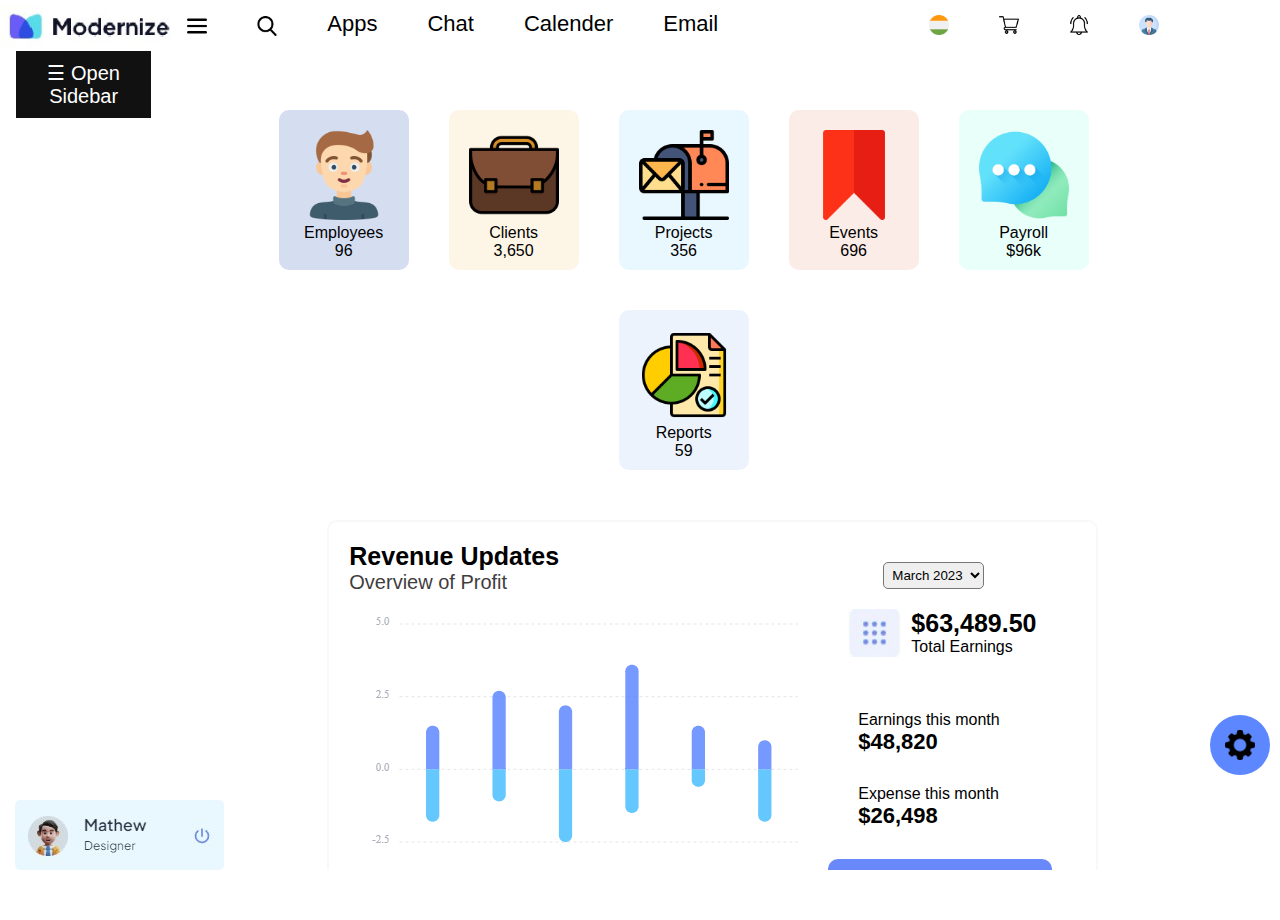
<file: Modernize/index.html>
<!DOCTYPE html>
<html lang="en">

<head>
    <meta charset="UTF-8">
    <meta name="viewport" content="width=device-width, initial-scale=1.0">
    <title>Modernize</title>
    <link rel="stylesheet" href="style.css">
    
</head>

<body>
    <div class="container">
        <div class="left_section">
            <!-- Code for collapsed sidebar -->
            <div id="mySidebar" class="sidebar">
                <a href="javascript:void(0)" class="closebtn" onclick="closeNav()">
                <img id="close" src="images/close.png" alt=""></a>
                <img id="logo" src="images/logo.jpg" alt="">
                <div id="left_navbar" class="left_navbar">
                    <div class="home padding">
                        <p>HOME</p>
                        <div class="heading">
                            <img src="images/tire.png" alt="">
                            <h4>Modern</h4>
                        </div>
                        <div class="heading">
                            <img src="images/shopping-cart.png" alt="">
                            <h4>eCommerce</h4>
                        </div>
                    </div>
                    <div class="apps padding">
                        <p>APPS</p>
                        <div class="heading">
                            <img src="images/box.png" alt="">
                            <h4>Contacts</h4>
                        </div>
                        <div class="heading ">
                            <img src="images/tire.png" alt="">
                            <h4>Blog</h4>
                        </div>
                        <div class="heading ">
                            <img src="images/boat.png" alt="">
                            <h4>Ecommerce</h4>
                        </div>
                        <div class="heading ">
                            <img src="images/comment.png" alt="">
                            <h4>Chats</h4>
                        </div>
                        <div class="heading ">
                            <img src="images/notes.png" alt="">
                            <h4>Notes</h4>
                        </div>
                        <div class="heading ">
                            <img src="images/calendar.png" alt="">
                            <h4>Calendar</h4>
                        </div>
                        <div class="heading ">
                            <img src="images/email.png" alt="">
                            <h4>Email</h4>
                        </div>
                        <div class="heading ">
                            <img src="images/ticket.png" alt="">
                            <h4>Ticket</h4>
                        </div>
                    </div>
                    <div class="pages padding">
                        <p>PAGES</p>
                        <div class="heading">
                            <img src="images/diagram.png" alt="">
                            <h4>Treeview</h4>
                        </div>
                        <div class="heading">
                            <img src="images/dollar.png" alt="">
                            <h4>Pricing</h4>
                        </div>
                        <div class="heading">
                            <img src="images/user.png" alt="">
                            <h4>Account Setting</h4>
                        </div>
                        <div class="heading">
                            <img src="images/faq.png" alt="">
                            <h4>FAQ</h4>
                        </div>
                        <div class="heading">
                            <img src="images/telephone.png" alt="">
                            <h4>Landlinepage</h4>
                        </div>
                        <div class="heading">
                            <img src="images/widget.png" alt="">
                            <h4>Widgets</h4>
                        </div>
                    </div>
                    <div class="forms padding">
                        <p>FORMS</p>
                        <div class="heading">
                            <img src="images/formelements.png" alt="">
                            <h4>Form Elements</h4>
                        </div>
                        <div class="heading">
                            <img src="images/form.png" alt="">
                            <h4>Form Layout</h4>
                        </div>
                        <div class="heading">
                            <img src="images/formhorizontal.jpg" alt="">
                            <h4>Form Horizontal</h4>
                        </div>
                        <div class="heading">
                            <img src="images/formvertical.jpg" alt="">
                            <h4>Form Vertical</h4>
                        </div>
                        <div class="heading">
                            <img src="images/formcustom.jpg" alt="">
                            <h4>Form Custom</h4>
                        </div>
                        <div class="heading">
                            <img src="images/formwizard.jpg" alt="">
                            <h4>Form Wizard</h4>
                        </div>
                        <div class="heading">
                            <img src="images/formvalidation.jpg" alt="">
                            <h4>Form Validation</h4>
                        </div>
                        <div class="heading">
                            <img src="images/quill.jpg" alt="">
                            <h4>Quill Editor</h4>
                        </div>
                    </div>
                    <div class="tables padding">
                        <p>TABLES</p>
                        <div class="heading">
                            <img src="images/basic.jpg" alt="">
                            <h4>Basic</h4>
                        </div>
                        <div class="heading">
                            <img src="images/collaps.jpg" alt="">
                            <h4>Collapsible</h4>
                        </div>
                        <div class="heading">
                            <img src="images/enhanced.jpg" alt="">
                            <h4>Enhanced</h4>
                        </div>
                        <div class="heading">
                            <img src="images/fixed.jpg" alt="">
                            <h4>Fixed Header</h4>
                        </div>
                        <div class="heading">
                            <img src="images/pagination.jpg" alt="">
                            <h4>Pagination</h4>
                        </div>
                        <div class="heading">
                            <img src="images/search1.jpg" alt="">
                            <h4>Search</h4>
                        </div>
                    </div>
                    <div class="ui padding">
                        <p>UI</p>
                        <div class="heading">
                            <img src="images/ui.jpg" alt="">
                            <h4>Ui Components</h4>
                        </div>
                    </div>
                    <div class="charts padding">
                        <p>CHARTS</p>
                        <div class="heading">
                            <img src="images/line.jpg" alt="">
                            <h4>Line</h4>
                        </div>
                        <div class="heading">
                            <img src="images/gradient.jpg" alt="">
                            <h4>Gradient</h4>
                        </div>
                        <div class="heading">
                            <img src="images/area.jpg" alt="">
                            <h4>Area</h4>
                        </div>
                        <div class="heading">
                            <img src="images/candle.jpg" alt="">
                            <h4>Candlestick</h4>
                        </div>
                        <div class="heading">
                            <img src="images/column.jpg" alt="">
                            <h4>Column</h4>
                        </div>
                        <div class="heading">
                            <img src="images/pie.jpg" alt="">
                            <h4>Doughntnut & Pie</h4>
                        </div>
                        <div class="heading">
                            <img src="images/radar.jpg" alt="">
                            <h4>RadialBar & Radar</h4>
                        </div>
                    </div>
                    <div class="auth padding">
                        <p>AUTH</p>
                        <div class="heading">
                            <img src="images/login.jpg" alt="">
                            <h4>Login</h4>
                        </div>
                        <div class="heading">
                            <img src="images/register.jpg" alt="">
                            <h4>Register</h4>
                        </div>
                        <div class="heading">
                            <img src="images/forgo.jpg" alt="">
                            <h4>Forgot Password</h4>
                        </div>
                        <div class="heading">
                            <img src="images/twosteps.jpg" alt="">
                            <h4>Two Steps</h4>
                        </div>
                        <div class="heading">
                            <img src="images/error.jpg" alt="">
                            <h4>Error</h4>
                        </div>
                        <div class="heading">
                            <img src="images/maintenance.jpg" alt="">
                            <h4>Maintenance</h4>
                        </div>
                    </div>
                    <div class="other padding">
                        <p>OTHER</p>
                        <div class="heading">
                            <img src="images/menu level.jpg" alt="">
                            <h4>Menu Level</h4>
                        </div>
                        <div class="heading">
                            <img src="images/disabled.jpg" alt="">
                            <h4 class="disabled">Disabled</h4>
                        </div>
                        <div class="heading">
                            <img src="images/subcaption.jpg" alt="">
                            <h4>SubCaption</h4>
                        </div>
                        <div class="heading">
                            <img src="images/chip.jpg" alt="">
                            <h4>Chip</h4>
                        </div>
                        <div class="heading">
                            <img src="images/outlined.jpg" alt="">
                            <h4>Outlined</h4>
                        </div>
                        <div class="heading">
                            <img src="images/external.jpg" alt="">
                            <h4>External Link</h4>
                        </div>
                    </div>
                </div>
                <div class="left_navbar_footer">
                    <img id="left_navbar_footer_img" src="images/left navbar footer.jpg" alt="">
                </div>
            </div>
            <div id="main">
                <button class="openbtn" onclick="openNav()">☰ Open Sidebar</button>
            </div>
        </div>
        <div class="right_section">
            <div class="right_navbar">
                <div id="left">
                    <img src="images/menu.png" alt="">
                    <img src="images/search.png" alt="">
                    <a href="/">Apps</a>
                    <a href="/">Chat</a>
                    <a href="/">Calender</a>
                    <a href="/">Email</a>
                </div>
                <div id="right">
                    <img class="height" src="images/india.png" alt="">
                    <img class="height" src="images/shopping-cart.png" alt="">
                    <img class="height" src="images/notification.png" alt="">
                    <img class="height" src="images/profile.png" alt="">
                </div>
            </div>
            <div class="right_top_cards">
                <div id="employees" class="employees card">
                    <img src="images/face.png" alt="">
                    <p>Employees</p>
                    <p>96</p>
                </div>
                <div id="clients" class="clients card">
                    <img src="images/bag.png" alt="">
                    <p>Clients</p>
                    <p>3,650</p>
                </div>
                <div id="projects" class="projects card">
                    <img src="images/mailbox.png" alt="">
                    <p>Projects</p>
                    <p>356</p>
                </div>
                <div id="events" class="events card">
                    <img src="images/bookmark.png" alt="">
                    <p>Events</p>
                    <p>696</p>
                </div>
                <div id="payroll" class="payroll card">
                    <img src="images/message.png" alt="">
                    <p>Payroll</p>
                    <p>$96k</p>
                </div>
                <div id="reports" class="reports card">
                    <img src="images/report.png" alt="">
                    <p>Reports</p>
                    <p>59</p>
                </div>
            </div>
            <div class="right_second_cards">
                <div class="left_card">
                    <div class="left_section">
                        <h4>Revenue Updates </h4>
                        <p>Overview of Profit </p>
                        <img id="graph1" src="images/graph1.png" alt="">
                    </div>
                    <div class="right_section">
                        <div class="option">
                            <!-- select tag for dropdown -->
                            <select name="month" id="month">
                                <option value="march">March 2023</option>
                                <option value="april">April 2023</option>
                                <option value="may">May 2023</option>
                            </select>
                        </div>
                        <div class="earning">
                            <div class="img">
                                <img src="images/earning menu.jpg" alt="">
                            </div>
                            <div class="text">
                                <h4>$63,489.50 </h4>
                                <p>Total Earnings </p>
                            </div>
                        </div>
                        <div class="bottom_earning">
                            <p>Earnings this month </p>
                            <h4>$48,820 </h4>
                        </div>
                        <div class="bottom_expense">
                            <p>Expense this month </p>
                            <h4>$26,498 </h4>
                        </div>
                        <button class="report_button">View Full Report</button>
                    </div>
                </div>
                <div id="right_card" class="right_card">
                    <div class="right_above_card">
                        <div class="right_above_card_left">
                            <h5>Yearly Breakup </h5>
                            <h2>$36,358 </h2>
                            <div class="flex">
                                <img src="images/arrow.jpg" alt="">
                                <p>+9%</p>
                                <p>last year </p>
                            </div>
                            <div class="flex_year">
                                <img src="images/darkbluedot.jpg" alt="">
                                <p>2023</p>
                                <img src="images/lightbluedot.jpg" alt="">
                                <p>2023</p>
                            </div>
                        </div>
                        <div class="right_above_card_right">
                            <img src="images/yearlybreakupwheel.jpg" alt="">
                        </div>
                    </div>
                    <div class="right_below_card">
                        <div class="flexcard">
                            <div class="right_below_card_left">
                                <h5>Monthly Earnings </h5>
                                <h2>$6,820 </h2>
                                <div class="flex">
                                    <img src="images/downarrow.jpg" alt="">
                                    <p>+9%</p>
                                    <p>last year </p>
                                </div>
                            </div>
                            <div class="right_below_card_right">
                                <img src="images/rightcarddollar.jpg" alt="">
                            </div>
                        </div>
                        <div class="image">
                            <img src="images/rightbottomcurve.jpg" alt="">
                        </div>
                    </div>
                </div>
            </div>
            <div class="right_third_cards">
                <div id="flex_right_third_card">
                    <div class="right_third_1_card">
                        <div class="tophead">
                            <p class="btext">Employee Salary</p>
                            <p>Every month</p>
                        </div>
                        <img src="images/employeesalarymonthlygraph.jpg" alt="">
                        <div class="earning">
                            <div class="left">
                                <div class="img">
                                    <img src="images/earning menu.jpg" alt="">
                                </div>
                                <div class="text">
                                    <h4>Salary</h4>
                                    <p>$36,358</p>
                                </div>
                            </div>
                            <div class="right">
                                <div class="img">
                                    <img src="images/greyprofit.jpg" alt="">
                                </div>
                                <div class="text">
                                    <h4>Profit </h4>
                                    <p>$5,296 </p>
                                </div>
                            </div>
                        </div>
                    </div>
                    <div id="card2" class="right_third_2_card">
                        <div id="abovecard">
                            <div id="above">
                                <div id="customer">
                                    <p id="customer_para_1">Customers </p>
                                    <h4 id="customer_h4">36,358 </h4>
                                    <div id="flex2">
                                        <img src="images/downarrow.jpg" alt="">
                                        <p id="customer_para">+9%</p>
                                    </div>
                                    <img src="images/customergraph.jpg" alt="">
                                </div>
                            </div>
                            <div id="below">
                                <div id="below_projects">
                                    <p id="project_para_1">Projects </p>
                                    <h4 id="project_h4">78,298 </h4>
                                    <div id="flex3">
                                        <img src="images/arrow.jpg" alt="">
                                        <p id="project_para">+9%</p>
                                    </div>
                                    <img src="images/projects graph.jpg" alt="">
                                </div>
                            </div>
                        </div>
                        <div id="belowcard"> <img src="images/belowcard.jpg" alt=""> </div>
                    </div>
                </div>
                <div>
                    <img id="right_card_img" src="images/rightcard.jpg" alt="">
                </div>
            </div>
            <div id="bottom_cards">
                <div id="bottom_left">
                    <img src="images/bottomleft.jpg" alt="">
                </div>
                <div id="bottom_right">
                    <img id="bottomright" src="images/bottomright.jpg" alt="">
                </div>
            </div>
        </div>
        <div>
            <img id="bottom_right_setting" src="images/setting.png" alt="">
        </div>
    </div>


    <script>
        function openNav() {
            document.getElementById("mySidebar").style.width = "250px";
            document.getElementById("main").style.marginLeft = "250px";
        }

        function closeNav() {
            document.getElementById("mySidebar").style.width = "0";
            document.getElementById("main").style.marginLeft = "0";
        }
    </script>
</body>

</html>
</file>
<file: Modernize/style.css>
body {
    font-family: "Lato", sans-serif;
}

.sidebar {
    height: 100%;
    width: 0;

    position: fixed;
    z-index: 1;
    top: 0;
    left: 0;
    /* background-color: #111; */
    /* overflow-x: hidden; */
    transition: 0.5s;
    /* padding-top: 60px; */
}

.sidebar a {
    padding: 8px 8px 8px 32px;
    text-decoration: none;
    font-size: 25px;
    color: #818181;
    display: block;
    transition: 0.3s;
}

.sidebar a:hover {
    color: #f1f1f1;
}

.sidebar .closebtn {
    position: absolute;
    top: 0;
    right: 25px;
    font-size: 36px;
    margin-left: 50px;
}

.openbtn {
    font-size: 20px;
    margin-top: 15px;
    cursor: pointer;
    background-color: #111;
    color: white;
    padding: 10px 15px;
    border: none;
}

.openbtn:hover {
    background-color: #444;
}

#main {
    transition: margin-left .5s;
    padding: 16px;
}

@media screen and (max-height: 450px) {
    .sidebar {
        padding-top: 15px;
    }

    .sidebar a {
        font-size: 18px;
    }
}

* {
    padding: 0;
    margin: 0;
    box-sizing: border-box;
}

.container {
    display: flex;
    min-height: 100%;
    width: 100%;
    margin-top: 20px;
}

.left_section {
    height: 100vh;
}

#close {
    height: 20px;
}

#logo {
    position: fixed;
    /* margin-top: -19px; */
    height: 58px;
    background-color: white;
}

#left_navbar_footer_img {
    border-radius: 20px;
    padding: 15px;
}


.right_section {
    height: 100vh;
    /* border-left: 2px solid rgb(202, 200, 200); */
    padding: 20px;
    height: calc(100vh - 50px);
    /* overflow-y: scroll; */
    overflow-x: hidden;
    margin-left: 114px;
    /* margin-right: 20px; */
    width: 100%;
}

.right_section .right_navbar {
    gap: 800px;
    position: fixed;
    margin-top: -40px;
    background-color: white;
    margin-left: -90px;
}

#left {
    display: flex;
    gap: 50px;
    padding-top: 11px;
    margin-bottom: 5px;
}

#right {
    display: flex;
    gap: 50px;
    padding-top: 10px;
}

.right_section .right_navbar img {
    height: 20px;
    margin-top: 5px;
}

.right_section .right_navbar {
    display: flex;
}

.right_section .right_navbar a {
    font-size: 22px;
    color: black;
    text-decoration: none;
}

.left_section .left_navbar img {
    height: 25px;
    margin-right: 20px;
}

.left_section .left_navbar p {
    font-size: 17px;
    padding: 10px;
    font-weight: bolder;
}

.left_section .left_navbar .heading {
    display: flex;
    padding: 10px;
}

.left_section .left_navbar .heading h4 {
    font-size: 18px;
    font-weight: 100;
}

#left_navbar {
    margin-top: 40px;
    overflow-y: scroll;
    /* height: 1870px; */
    height: calc(100vh - 155px);

    /* width: 224px; */
    /* position: fixed; */
}

.padding {
    padding: 10px;
}

.left_section .left_navbar .heading .disabled {
    color: rgb(186, 182, 182);
}

.right_section .right_top_cards {
    display: flex;
    flex-wrap: wrap;
    margin-top: 50px;
    justify-content: center;
    /* margin-left: 56px; */
    /* margin-left: 160px; */
    /* margin-bottom: -25px; */
}

.right_section .right_top_cards .card {
    margin: 20px;
    padding: 20px;
    border-radius: 10px;
    height: 160px;
    text-align: center;
    width: 130px;

}

.right_section .right_top_cards .card img {
    height: 90px;
}

#employees {
    background-color: #d5ddf1;
}

#clients {
    background-color: #fdf5e6;
}

#projects {
    background-color: #e9f7fe;
}

#events {
    background-color: #fcece8;
}

#payroll {
    background-color: #e8fffa;
}

#reports {
    /* margin-right: 356px; */
    background-color: #ecf3fd;
}

.right_section .right_second_cards {
    display: flex;
    /* margin-left: 195px; */
    margin-top: 30px;
}

.right_section .right_second_cards .left_card {
    display: flex;
    border: 2px solid #f7f8f8;
    border-radius: 10px;
    padding: 20px;
    height: 520px;
    width: fit-content;
}

.right_section .right_second_cards .left_card .left_section h4 {
    font-size: 25px;
}

.right_section .right_second_cards .left_card .left_section p {
    font-size: 20px;
    color: rgb(63, 61, 61);
}

.right_section .right_second_cards .left_card .right_section .option select {
    padding: 4px;
    border-radius: 5px;
    margin-left: 55px;
}

.right_section .right_second_cards .left_card .right_section .earning {
    display: flex;
    padding: 15px;
}

.right_section .right_second_cards .left_card .right_section .earning .img {
    padding: 5px;
}

.right_section .right_second_cards .left_card .right_section .earning .img img {
    height: 48px;
}

.right_section .right_second_cards .left_card .right_section .earning .text {
    margin: 5px;
}

.right_section .right_second_cards .left_card .right_section .earning .text h4 {
    font-size: 25px;
}

.right_section .right_second_cards .left_card .right_section .bottom_earning {
    margin: 30px;
}

.right_section .right_second_cards .left_card .right_section .bottom_expense {
    margin: 30px;
}

.right_section .right_second_cards .left_card .right_section .bottom_earning h4 {
    font-size: 22px;
}

.right_section .right_second_cards .left_card .right_section .bottom_expense h4 {
    font-size: 22px;
}

.right_section .right_second_cards .left_card .right_section button {
    font-size: 15px;
    padding: 10px 55px;
    border-radius: 10px;
    color: white;
    width: auto;
    border: 2px solid #6988fa;
    background-color: #6988fa;
}

.right_section .right_second_cards .right_card .right_above_card {
    display: flex;
    height: 229.5px;
    margin: 30px;
    /* width: fit-content; */
    margin-top: 0px;
    padding: 30px;
    border-radius: 10px;
    border: 2px solid #f7f8f8;
}

.right_section .right_second_cards .right_card .right_above_card .flex {
    display: flex;
    gap: 10px;
}

.right_section .right_second_cards .right_card .right_above_card .flex_year {
    display: flex;
    gap: 20px;
}

.right_section .right_second_cards .right_card .right_above_card .right_above_card_left {
    gap: 20px;
    display: flex;
    flex-direction: column;
    font-size: 20px;
}

.right_section .right_second_cards .right_card .right_below_card .right_below_card_left {
    gap: 20px;
    display: flex;
    flex-direction: column;
    font-size: 20px;
}

.right_section .right_second_cards .right_card .right_below_card .flex {
    display: flex;
    gap: 10px;
}

.right_section .right_second_cards .right_card .right_below_card {
    display: flex;
    height: 261.5px;
    margin: 30px;
    margin-top: 0px;
    padding: 30px;
    border-radius: 10px;
    border: 2px solid #f7f8f8;
    flex-direction: column;
    gap: 40px;
}

.right_section .right_second_cards .right_card .right_below_card .flexcard {
    display: flex;
}

.right_section .right_second_cards .right_card .right_below_card_right {
    margin-left: 70px;
}

.right_section .right_second_cards .right_card .right_below_card_right img {
    height: 110px;
}

.right_section .right_third_cards {
    display: flex;
    /* margin-left: 215px; */
    margin-top: 10px;
}

.right_section .right_third_cards .right_third_1_card {
    border: 2px solid #f7f8f8;
    border-radius: 10px;
    padding: 15px;
    padding-bottom: 0px;
    width: fit-content;

}

.right_section .right_third_cards .right_third_1_card .btext {
    font-size: 25px;
    font-weight: bold;
}

.right_section .right_third_cards .right_third_1_card p {
    font-size: 20px;
}

.right_section .right_third_cards .right_third_1_card .earning {
    display: flex;
    padding: 15px;
    gap: 10px;
}

.right_section .right_third_cards .right_third_1_card .earning .left,
.right {
    display: flex;
    padding: 15px;
    gap: 10px;
}

.right_section .right_third_cards .right_third_1_card .tophead {
    margin-left: 50px;
}

.right_section .right_third_cards .right_third_1_card .earning img {
    height: 48px;
}

.right_section .right_third_cards .right_third_1_card .earning .text h4 {
    font-size: 25px;
}

#above {
    display: flex;
}

#flex2 {
    display: flex;
}

#customer {
    border: 2px solid #f7f8f8;
    border-radius: 10px;
    padding: 15px;
    margin-left: 20px;
}

#card2 {
    margin-left: 15px;
    margin-right: 25px;
}

#flex_right_third_card {
    display: flex;
}

#customer_para {
    font-size: 18px;
    padding: 10px;
}

#customer_para_1 {
    padding: 10px;
}

#customer_h4 {
    padding: 5px;
    padding-left: 10px;
}


#below {
    display: flex;
    padding: 15px;
    border: 2px solid #f7f8f8;
    border-radius: 10px;
    margin-left: 40px;
}

#below_project {
    display: flex;
    padding: 15px;
}

#flex3 {
    display: flex;
}

#abovecard {
    display: flex;
    height: 232px;
}

#right_card_img {
    border: 2px solid rgb(93, 135, 255);
    border-radius: 10px;
    margin-left: 20px;
    height: 458px;
}

#belowcard {
    border: 2px solid #f7f8f8;
    border-radius: 10px;
    margin-left: 22px;
    margin-top: 20px;
    height: 208px;
}

#bottom_cards {
    display: flex;
    gap: 20px;
    margin-top: 20px;
    justify-content: center;
}

#bottom_left {
    border: 2px solid #f7f8f8;
    border-radius: 10px;
}

#bottom_right {
    border: 2px solid #f7f8f8;
    border-radius: 10px;
    margin-left: 178px;
}

#bottom_right_setting {
    height: 60px;
    background-color: rgb(93, 135, 255);
    border-radius: 50%;
    padding: 15px;
    margin-right: 10px;
    /* making position fixed for <img id="bottom_right_setting" src="images/setting.png" alt="">*/
    position: static;
}

.right_section .right .height {
    height: 30px;
}

@media (min-width: 1200px) and (max-width:1400px) {
    #logo {
        height: 46px;
        margin-top: 4px;
    }

    #bottom_right_setting {
        margin-top: 695px;
        margin-left: 10px;
    }


    .right_section .right_second_cards .left_card {
        margin-left: 140px;
    }

    .right_section .right_second_cards {
        flex-direction: column;
    }

    .right_section {
        margin-left: 0px;
    }

    #right_card {
        display: flex;
        margin-top: 10px;
        margin-left: 50px;
    }

    .right_section .right_second_cards .right_card .right_above_card {
        width: fit-content;
        /* height: auto; */
    }

    .right_section .right_second_cards .right_card .right_below_card {
        width: fit-content;
        display: flex;
        height: 228.5px;
        /* margin: -20px; */
        margin-top: 0px;
        padding: 4px;
        border-radius: 10px;
        border: 2px solid #f7f8f8;
        flex-direction: column;
        gap: 26px;
    }

    .right_section .right_third_cards {
        flex-direction: column;
        align-items: center;
    }

    .right_section .right_third_cards .right_third_1_card {
        margin-left: 100px;
    }

    #flex_right_third_card {
        display: flex;
    }

    #right_card_img {
        margin-left: 100px;
        margin-top: 20px;
    }

    #bottom_left {
        width: fit-content;
        margin-left: 100px;
        margin-bottom: 20px;
    }

    #bottom_cards {
        gap: 0px;
        align-items: center;
        flex-direction: column;
    }

    .right_section .right_navbar {
        margin-left: 0px;
        gap: 211px;
    }
}

@media (min-width:1800px) {
    #logo {
        height: 46px;
        margin-top: 4px;
    }

    .right_section .right_second_cards .left_card {
        margin-left: 140px;
    }

    .right_section {
        margin-left: 0px;
    }

    #right_card {
        display: flex;
        /* margin-top: 10px; */
        margin-left: 70px;
        flex-direction: column;
    }

    .right_section .right_second_cards .right_card .right_above_card {
        width: fit-content;
        height: auto;
    }

    .right_section .right_second_cards .right_card .right_below_card {
        width: fit-content;
    }

    .right_section .right_third_cards {
        /* flex-direction: column; */
        align-items: center;
    }

    .right_section .right_third_cards .right_third_1_card {
        margin-left: 130px;
    }

    #flex_right_third_card {
        display: flex;
    }

    #right_card_img {
        margin-left: 100px;
        margin-top: 20px;
    }

    #bottom_left {
        width: fit-content;
        margin-left: 100px;
    }

    #bottom_cards {
        gap: 0px;
        align-items: center;
    }

    #bottom_right_setting {
        margin-top: 815px;
        margin-left: 10px;
    }

    #bottom_left {
        margin-bottom: 20px;
    }

    .right_section .right_navbar {
        margin-left: 0px;
        gap: auto;
    }

}


@media (min-width:1400px) and (max-width:1800px) {
    #logo {
        height: 46px;
        margin-top: 4px;
    }

    .right_section .right_second_cards .left_card {
        margin-left: 140px;
    }

    .right_section .right_second_cards {
        flex-direction: column;
        align-items: center;
    }

    .right_section {
        margin-left: 57px;
    }

    #right_card {
        display: flex;
        margin-top: 10px;
        margin-left: 100px;
    }

    .right_section .right_second_cards .right_card .right_above_card {
        width: fit-content;
        height: auto;
    }

    #bottom_right_setting {
        margin-top: 695px;
        margin-left: 10px;
    }

    .right_section .right_second_cards .right_card .right_below_card {
        width: fit-content;
    }

    .right_section .right_third_cards {
        flex-direction: column;
        align-items: center;
    }

    .right_section .right_third_cards .right_third_1_card {
        margin-left: 50px;
    }

    #flex_right_third_card {
        display: flex;
    }

    #right_card_img {
        margin-left: 100px;
        margin-top: 20px;
    }

    #bottom_left {
        width: fit-content;
        margin-left: 100px;
        margin-bottom: 20px;
    }

    #bottom_cards {
        gap: 0px;
        align-items: center;
        flex-direction: column;
    }

    .right_section .right_navbar {
        margin-left: 0px;
        gap: 250px;
    }
}

@media (min-width: 992px) and (max-width:1200px) {
    #logo {
        height: 46px;
        margin-top: 4px;
    }

    #bottom_right_setting {
        margin-top: 695px;
        margin-left: 10px;
    }

    #graph1 {
        height: 285px;
    }

    .right_section .right_second_cards .left_card {
        margin-left: 56px;
        height: 430px;
        padding: 18px;
    }

    .right_section .right_second_cards {
        flex-direction: column;
    }

    .right_section {
        margin-left: 0px;
    }

    #right_card {
        display: flex;
        margin-top: 10px;
        /* margin-left: 50px; */
        flex-direction: column;
        align-items: center;
    }

    .right_section .right_second_cards .right_card .right_above_card {
        width: fit-content;
        /* height: auto; */
    }

    .right_section .right_second_cards .right_card .right_below_card {
        width: fit-content;
        display: flex;
        height: 228.5px;
        /* margin: -20px; */
        margin-top: 0px;
        padding: 4px;
        border-radius: 10px;
        border: 2px solid #f7f8f8;
        flex-direction: column;
        gap: 26px;
    }

    .right_section .right_third_cards {
        flex-direction: column;
        align-items: center;
    }

    .right_section .right_third_cards .right_third_1_card {
        margin-left: 100px;
    }

    #flex_right_third_card {
        display: flex;
        flex-direction: column;
    }

    #right_card_img {
        margin-left: 100px;
        margin-top: 20px;
    }

    #abovecard {
        margin-top: 15px;
        margin-left: 61px;
    }

    #bottomright {
        height: 410px;

    }

    #belowcard {
        width: fit-content;
        margin-left: 100px;
    }

    #bottom_left {
        width: fit-content;
        margin-left: 100px;
        margin-bottom: 20px;
    }

    #bottom_right {
        margin-left: 74px;
    }

    #bottom_cards {
        gap: 0px;
        align-items: center;
        flex-direction: column;
    }

    .right_section .right_navbar {
        margin-left: 0px;
        gap: 4px;
    }
}

@media (min-width: 768px) and (max-width:992px) {
    #logo {
        height: 46px;
        margin-top: 4px;
    }

    #bottom_right_setting {
        margin-top: 695px;
        margin-left: 10px;
    }

    #graph1 {
        height: 188px;
    }

    .right_section .right_second_cards .left_card {
        margin-left: 100px;
        height: 430px;
        padding: 18px;
    }

    .right_section .right_second_cards {
        flex-direction: column;
    }

    .right_section {
        margin-left: 0px;
    }

    #right_card {
        display: flex;
        margin-top: 10px;
        /* margin-left: 50px; */
        flex-direction: column;
        align-items: center;
    }

    .right_section .right_second_cards .right_card .right_above_card {
        width: fit-content;
        /* height: auto; */
    }

    .right_section .right_second_cards .right_card .right_below_card {
        width: fit-content;
        display: flex;
        height: 228.5px;
        /* margin: -20px; */
        margin-top: 0px;
        padding: 4px;
        border-radius: 10px;
        border: 2px solid #f7f8f8;
        flex-direction: column;
        gap: 26px;
    }

    .right_section .right_third_cards {
        flex-direction: column;
        align-items: center;
    }

    .right_section .right_third_cards .right_third_1_card {
        margin-left: 100px;
    }

    #flex_right_third_card {
        display: flex;
        flex-direction: column;
    }

    #right_card_img {
        margin-left: 100px;
        margin-top: 20px;
    }

    #abovecard {
        margin-top: 15px;
        margin-left: 61px;
    }

    #bottomright {
        height: 293px;

    }

    #belowcard {
        width: fit-content;
        margin-left: 100px;
    }

    #bottom_left {
        width: fit-content;
        margin-left: 100px;
        margin-bottom: 20px;
    }

    #bottom_right {
        margin-left: 0px;
    }

    #bottom_cards {
        gap: 0px;
        align-items: center;
        flex-direction: column;
    }

    .right_section .right_navbar {
        margin-left: 0px;
        gap: 4px;
    }
}

@media (min-width: 576px) and (max-width: 768px) {
    #logo {
        height: 46px;
        margin-top: -14px;
    }

    #bottom_right_setting {
        margin-top: 695px;
        margin-left: 10px;
    }

    .right_section .right_navbar {
        gap: 710px;
    }

    .right_section .right_top_cards .flex_wrap .inner_card {
        width: 131px;
    }
}

@media (max-width: 576px) {
    #logo {
        height: 46px;
        margin-top: -14px;
    }

    #bottom_right_setting {
        margin-top: 695px;
        margin-left: 10px;
    }

    .right_section .right_navbar {
        gap: 710px;
    }

    .right_section .right_top_cards .flex_wrap .inner_card {
        width: 131px;
    }
}

.right_section::-webkit-scrollbar {
    width: 5px;
}

.right_section::-webkit-scrollbar-track {
    box-shadow: inset 0 0 6px rgba(0, 0, 0, 0.3);
}

.right_section::-webkit-scrollbar-thumb {
    background-color: rgb(235, 111, 111);
    outline: 2px solid rgb(223, 183, 75);
}

.left_navbar::-webkit-scrollbar {
    width: 5px;
}

.left_navbar::-webkit-scrollbar-track {
    box-shadow: inset 0 0 6px rgba(0, 0, 0, 0.3);
}

.left_navbar::-webkit-scrollbar-thumb {
    background-color: rgb(171, 239, 204);
    outline: 2px solid rgb(191, 255, 15);
}

body::-webkit-scrollbar {
    width: 0px;
}
</file>
